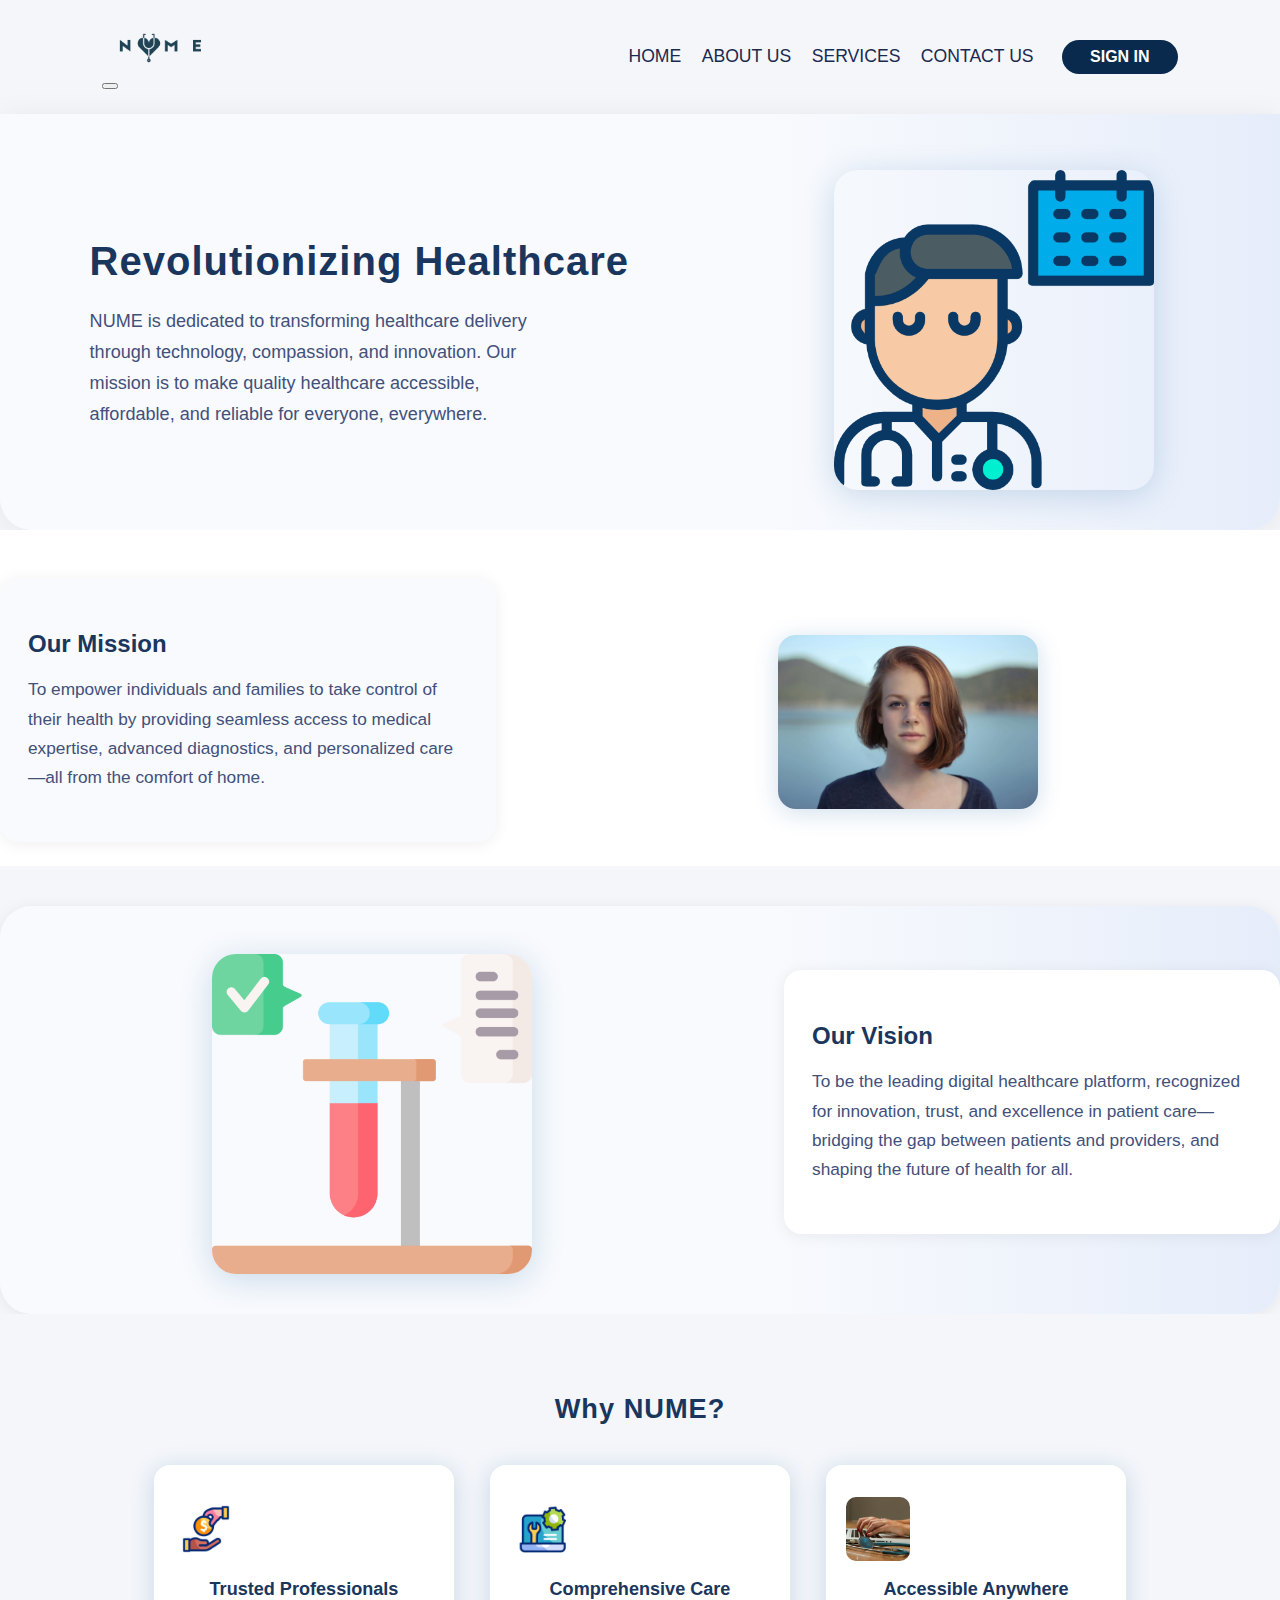
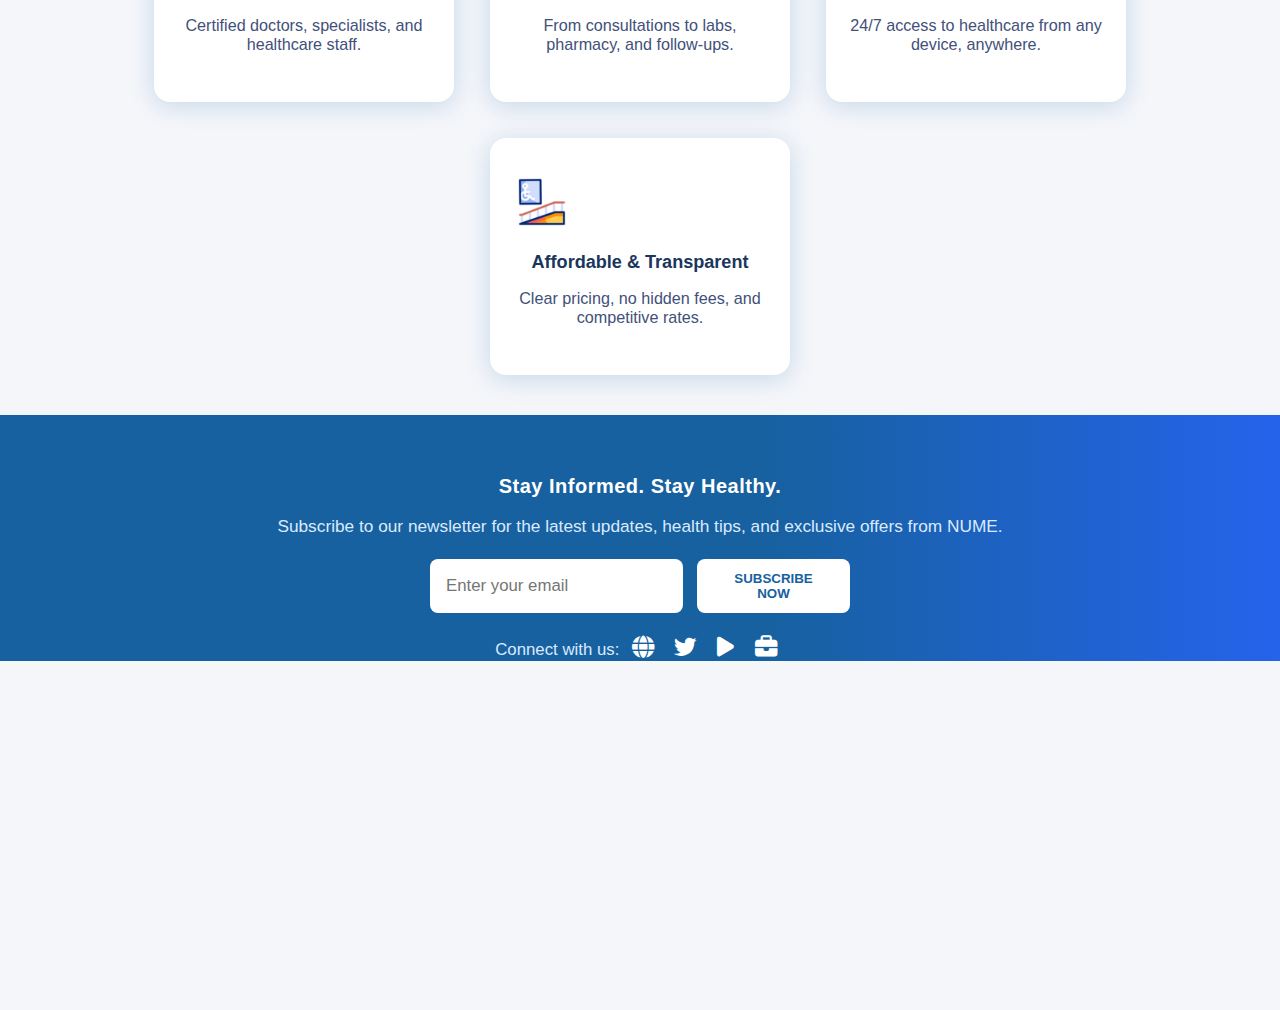
<file: nume/nume/about.html>
<!DOCTYPE html>
<html lang="en">
<head>
  <meta charset="UTF-8">
  <meta name="viewport" content="width=device-width, initial-scale=1">
  <title>NUME - Your Health, A Click Away</title>
  <link rel="stylesheet" href="styles.css">
  <!-- Font Awesome CDN -->
  <link rel="stylesheet" href="https://cdnjs.cloudflare.com/ajax/libs/font-awesome/6.4.2/css/all.min.css">
  <style>
@media (max-width: 800px) {
  header {
    display: flex;
    flex-direction: row;
    align-items: center;
    justify-content: space-between;
    padding: 12px 4vw;
  }
  .logo {
    margin-bottom: 0;
  }
  nav {
    flex: 1;
    display: flex;
    flex-direction: row;
    align-items: center;
    justify-content: flex-end;
    gap: 0;
    position: relative;
  }
}
</style>
</head>
<body>
  <header>
    <div class="header-row">
      <div class="logo">
        <img src="assests/logo/logo1.png" alt="NOME Logo">
      </div>
      <button class="hamburger" aria-label="Open navigation" aria-expanded="false" aria-controls="navMenu" onclick="toggleNavMenu()">
        <span></span>
        <span></span>
        <span></span>
      </button>
      <script>
        function toggleNavMenu() {
          const nav = document.querySelector('nav');
          const hamburger = document.querySelector('.hamburger');
          const expanded = hamburger.getAttribute('aria-expanded') === 'true';
          hamburger.setAttribute('aria-expanded', !expanded);
          nav.classList.toggle('nav-open');
        }
        // Optional: close nav when clicking outside (for better UX)
        document.addEventListener('click', function(e) {
          const nav = document.querySelector('nav');
          const hamburger = document.querySelector('.hamburger');
          if (!nav || !hamburger) return;
          if (!nav.contains(e.target) && !hamburger.contains(e.target)) {
            nav.classList.remove('nav-open');
            hamburger.setAttribute('aria-expanded', 'false');
          }
        });
      </script>
      <style>
        nav.nav-open .nav-links {
          display: flex !important;
          flex-direction: column;
          position: absolute;
          top: 60px;
          right: 0;
          background: #fff;
          box-shadow: 0 2px 16px #0002;
          z-index: 200;
          width: 200px;
          padding: 16px 0;
        }
        @media (max-width: 800px) {
          .nav-links {
            display: none;
          }
          nav.nav-open .nav-links {
            display: flex !important;
          }
        }
      </style>
    </div>
    <nav>
      <div class="nav-links">
        <a href="index.html" data-i18n="nav_home">HOME</a>
        <a href="about.html" data-i18n="nav_about">ABOUT US</a>
        <a href="services.html" data-i18n="nav_services">SERVICES</a>
        <a href="contact.html" data-i18n="nav_contact">CONTACT US</a>
        <button class="sign-in" data-i18n="nav_signin">SIGN IN</button>
        <!-- <label for="languageSelect">Language</label>
        <select id="languageSelect">
          <option value="en">EN</option>
          <option value="fr">FR</option>
          <option value="es">ES</option>
        </select> -->
      </div>
    </nav>
  </header>
  <main>
    <section class="about-hero">
      <div class="about-hero-text">
        <h1>Revolutionizing Healthcare</h1>
        <p>NUME is dedicated to transforming healthcare delivery through technology, compassion, and innovation. Our mission is to make quality healthcare accessible, affordable, and reliable for everyone, everywhere.</p>
      </div>
      <div class="about-hero-img">
        <img class="about-img" src="assests/Media/doctor_846948.png" alt="Doctor writing" />
      </div>
    </section>
    <section class="about-mission-vision">
      <div class="about-mission-card">
        <h2>Our Mission</h2>
        <p>To empower individuals and families to take control of their health by providing seamless access to medical expertise, advanced diagnostics, and personalized care—all from the comfort of home.</p>
      </div>
      <div class="about-mission-img">
        <img class="about-img" src="assests/Media/christopher-campbell-rDEOVtE7vOs-unsplash.jpg" alt="Mission" />
      </div>
    </section>
    <section class="about-vision">
      <div class="about-vision-img">
        <img class="about-img" src="assests/Media/test-tube_7920396.png" alt="Vision" />
      </div>
      <div class="about-vision-card">
        <h2>Our Vision</h2>
        <p>To be the leading digital healthcare platform, recognized for innovation, trust, and excellence in patient care—bridging the gap between patients and providers, and shaping the future of health for all.</p>
      </div>
    </section>
    <section class="about-why-nume">
      <h2>Why NUME?</h2>
      <div class="about-why-nume-cards">
        <div class="about-why-nume-card">
          <img class="about-why-img" src="assests/Media/generosity_18654307.gif" alt="Trusted" />
          <h3>Trusted Professionals</h3>
          <p>Certified doctors, specialists, and healthcare staff.</p>
        </div>
        <div class="about-why-nume-card">
          <img class="about-why-img" src="assests/Media/repair_18996418.gif" alt="Care" />
          <h3>Comprehensive Care</h3>
          <p>From consultations to labs, pharmacy, and follow-ups.</p>
        </div>
        <div class="about-why-nume-card">
          <img class="about-why-img" src="assests/Media/Online Consultation.jpg" alt="Accessible" />
          <h3>Accessible Anywhere</h3>
          <p>24/7 access to healthcare from any device, anywhere.</p>
        </div>
        <div class="about-why-nume-card">
          <img class="about-why-img" src="assests/Media/ramp_18681740.gif" alt="Affordable" />
          <h3>Affordable & Transparent</h3>
          <p>Clear pricing, no hidden fees, and competitive rates.</p>
        </div>
      </div>
    </section>
    <section class="about-newsletter">
      <h3>Stay Informed. Stay Healthy.</h3>
      <p>Subscribe to our newsletter for the latest updates, health tips, and exclusive offers from NUME.</p>
      <form>
        <input type="email" placeholder="Enter your email" required />
        <button type="submit">SUBSCRIBE NOW</button>
      </form>
      <div class="about-newsletter-social">
        <span>Connect with us:</span>
        <span>
          <a href="#"><i class="fa-solid fa-globe"></i></a>
          <a href="#"><i class="fa-brands fa-twitter"></i></a>
          <a href="#"><i class="fa-solid fa-play"></i></a>
          <a href="#"><i class="fa-solid fa-briefcase"></i></a>
        </span>
      </div>
    </section>
  </main>
  <footer class="site-footer animated-fadein">
    <div class="footer-main">
      <div class="footer-col footer-brand">
        <img src="assests/logo/logo2.png" alt="NUME Logo" class="footer-logo" />
        <div class="footer-brand-title">NUME Healthcare</div>
        <div class="footer-brand-desc">Your trusted partner in accessible, reliable, and modern medical care.</div>
        <div class="footer-copyright">
          © 2025 NUME Healthcare. All Rights Reserved.<br>
          Your health. Our mission.
        </div>
      </div>
      <div class="footer-col footer-links">
        <div class="footer-links-title">Quick Links</div>
        <ul>
          <li><a href="#">About Us</a></li>
          <li><a href="#">Careers</a></li>
          <li><a href="#">FAQs</a></li>
          <li><a href="#">Blog</a></li>
          <li><a href="#">Privacy Policy</a></li>
          <li><a href="#">Terms Of Service</a></li>
        </ul>
      </div>
      <div class="footer-col footer-contact">
        <div class="footer-contact-title">Contact Us</div>
        <div class="footer-contact-item">
          <span><i class="fa-solid fa-phone"></i></span> +92 311 000
        </div>
        <div class="footer-contact-item">
          <span><i class="fa-solid fa-envelope"></i></span> support@numecare.com
        </div>
        <div class="footer-contact-title" style="margin-top:24px;">Stay Connected</div>
        <div class="footer-social-desc">
          Follow us on social media for health tips, updates, and announcements.
        </div>
        <div class="footer-social">
          <a href="#"><span><i class="fa-solid fa-globe"></i></span></a>
          <a href="#"><span><i class="fa-brands fa-twitter"></i></span></a>
          <a href="#"><span><i class="fa-solid fa-play"></i></span></a>
          <a href="#"><span><i class="fa-solid fa-briefcase"></i></span></a>
        </div>
      </div>
    </div>
  </footer>
  <script src="script.js"></script>
  <script>
    // Hamburger menu functionality
    window.addEventListener('DOMContentLoaded', () => {
      const hamburger = document.querySelector('.burger');
      const navLinks = document.getElementById('navLinks');
      hamburger.addEventListener('click', function() {
        const expanded = this.getAttribute('aria-expanded') === 'true';
        this.setAttribute('aria-expanded', !expanded);
        navLinks.classList.toggle('open');
      });
      navLinks.querySelectorAll('a, button, select').forEach(el => {
        el.addEventListener('click', () => {
          navLinks.classList.remove('open');
          hamburger.setAttribute('aria-expanded', 'false');
        });
      });
    });
  </script>
</body>
</html>
</file>
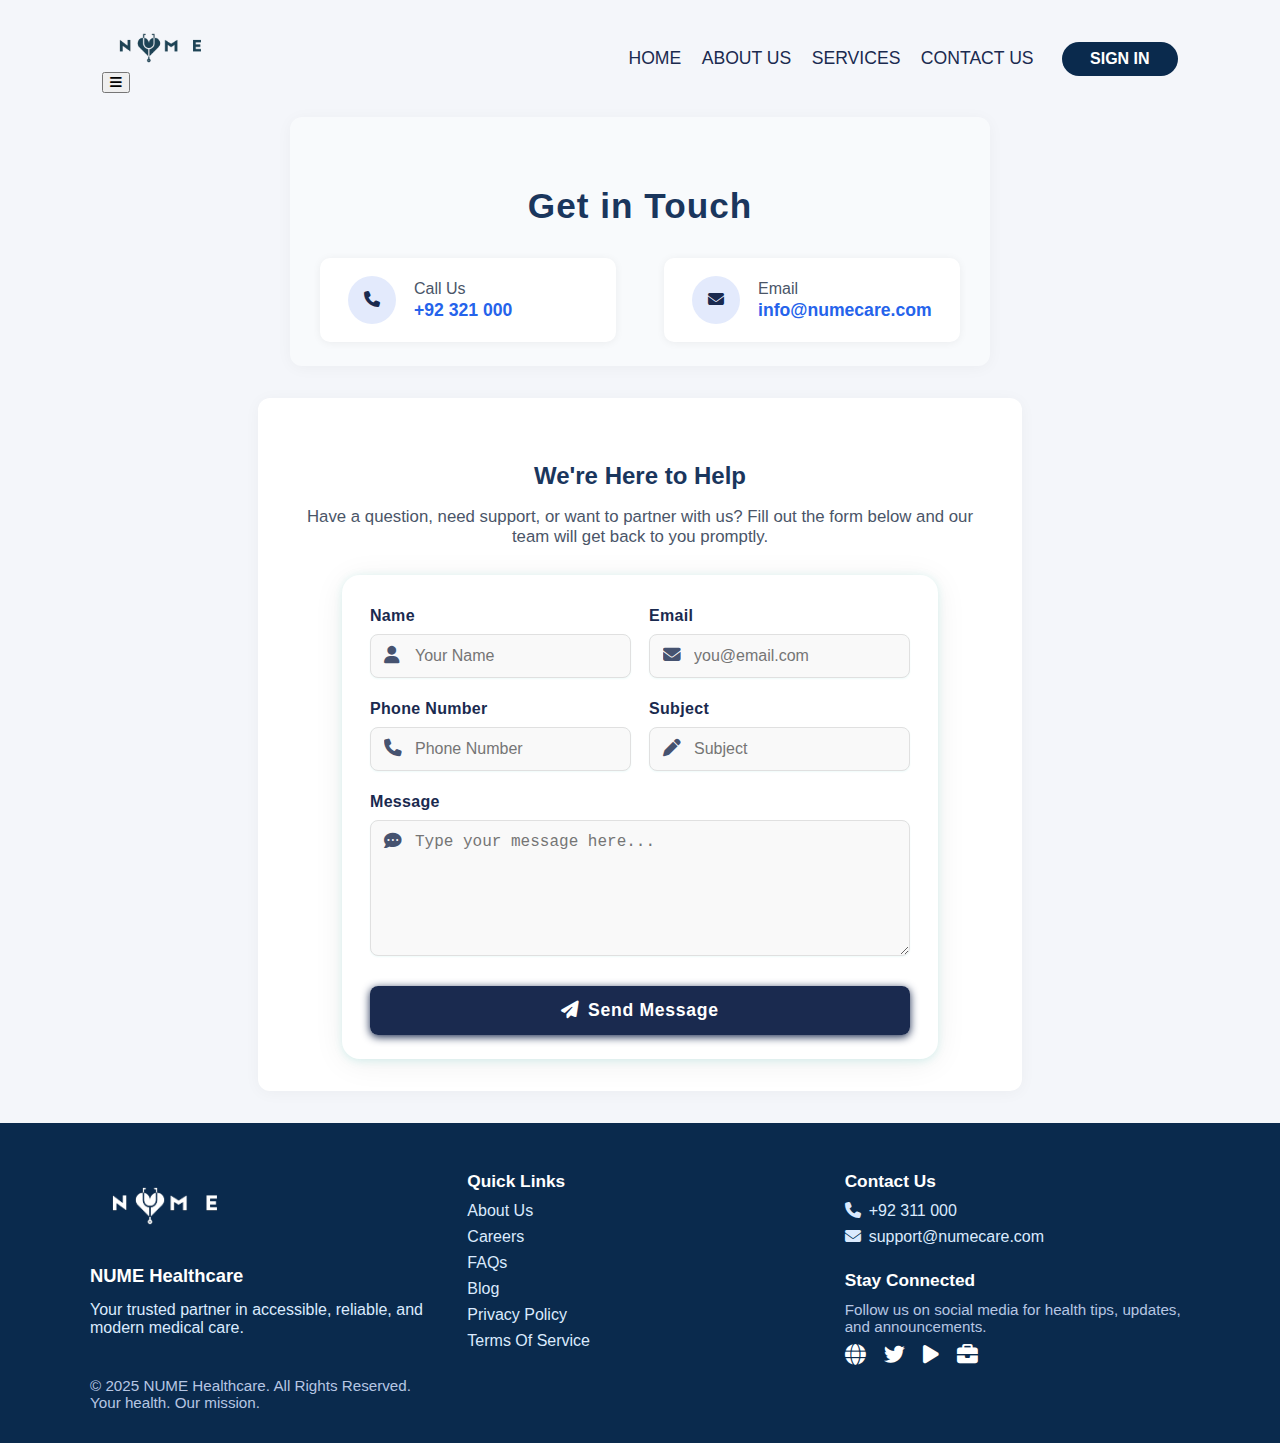
<file: nume/nume/contact.html>
<!DOCTYPE html>
<html lang="en">
<head>
  <meta charset="UTF-8">
  <meta name="viewport" content="width=device-width, initial-scale=1">
  <title>NUME - Your Health, A Click Away</title>
  <link rel="stylesheet" href="styles.css">
  <!-- Font Awesome CDN -->
  <link rel="stylesheet" href="https://cdnjs.cloudflare.com/ajax/libs/font-awesome/6.4.2/css/all.min.css">
  <style>
@media (max-width: 800px) {
  header {
    display: flex;
    flex-direction: row;
    align-items: center;
    justify-content: space-between;
    padding: 12px 4vw;
  }
  .logo {
    margin-bottom: 0;
  }
  nav {
    flex: 1;
    display: flex;
    flex-direction: row;
    align-items: center;
    justify-content: flex-end;
    gap: 0;
    position: relative;
  }
}
</style>
</head>
<body>
  <header>
    <div class="header-row">
      <div class="logo">
        <img src="assests/logo/logo1.png" alt="NOME Logo">
      </div>
      <button class="hamburger" aria-label="Open navigation" aria-expanded="false" aria-controls="navMenu" onclick="toggleNavMenu()">
        <i class="fa-solid fa-bars"></i>
      </button>
      <script>
        function toggleNavMenu() {
          const nav = document.querySelector('nav');
          const hamburger = document.querySelector('.hamburger');
          const expanded = hamburger.getAttribute('aria-expanded') === 'true';
          hamburger.setAttribute('aria-expanded', !expanded);
          nav.classList.toggle('nav-open');
        }
        // Optional: close nav when clicking outside (for better UX)
        document.addEventListener('click', function(e) {
          const nav = document.querySelector('nav');
          const hamburger = document.querySelector('.hamburger');
          if (!nav || !hamburger) return;
          if (!nav.contains(e.target) && !hamburger.contains(e.target)) {
            nav.classList.remove('nav-open');
            hamburger.setAttribute('aria-expanded', 'false');
          }
        });
      </script>
      <style>
        nav.nav-open .nav-links {
          display: flex !important;
          flex-direction: column;
          position: absolute;
          top: 60px;
          right: 0;
          background: #fff;
          box-shadow: 0 2px 16px #0002;
          z-index: 200;
          width: 200px;
          padding: 16px 0;
        }
        @media (max-width: 800px) {
          .nav-links {
            display: none;
          }
          nav.nav-open .nav-links {
            display: flex !important;
          }
        }
      </style>
    </div>
    <nav>
      <div class="nav-links">
        <a href="index.html" data-i18n="nav_home">HOME</a>
        <a href="about.html" data-i18n="nav_about">ABOUT US</a>
        <a href="services.html" data-i18n="nav_services">SERVICES</a>
        <a href="contact.html" data-i18n="nav_contact">CONTACT US</a>
        <button class="sign-in" data-i18n="nav_signin">SIGN IN</button>
        <!-- <label for="languageSelect">Language</label>
        <select id="languageSelect">
          <option value="en">EN</option>
          <option value="fr">FR</option>
          <option value="es">ES</option>
        </select> -->
      </div>
    </nav>
  </header>
  <main class="contact-main">
    <section class="contact-section professional-contact">
      <h2 class="contact-title">Get in Touch</h2>
      <div class="contact-methods">
        <div class="contact-method">
          <div class="contact-method-icon" aria-label="Phone" title="Phone">
            <span><i class="fa-solid fa-phone"></i></span>
          </div>
          <div class="contact-method-details">
            <div class="contact-method-label">Call Us</div>
            <div class="contact-method-value"><a href="tel:+92321000">+92 321 000</a></div>
          </div>
        </div>
        <div class="contact-method">
          <div class="contact-method-icon" aria-label="Email" title="Email">
            <span><i class="fa-solid fa-envelope"></i></span>
          </div>
          <div class="contact-method-details">
            <div class="contact-method-label">Email</div>
            <div class="contact-method-value"><a href="mailto:info@numecare.com">info@numecare.com</a></div>
          </div>
        </div>
      </div>
    </section>
    <section class="contact-form-section professional-form">
      <h3 class="form-title">We're Here to Help</h3>
      <p class="form-description">
        Have a question, need support, or want to partner with us? Fill out the form below and our team will get back to you promptly.
      </p>
      <form class="contact-form enhanced-contact-form" autocomplete="off">
        <style>
          .enhanced-contact-form {
            background: #fff;
            border-radius: 18px;
            box-shadow: 0 4px 32px #0001, 0 1.5px 8px #00bfae22;
            padding: 32px 28px 24px 28px;
            max-width: 540px;
            margin: 0 auto;
            display: flex;
            flex-direction: column;
            gap: 22px;
            animation: fadeInUp 0.7s cubic-bezier(.23,1.01,.32,1) both;
          }
          @keyframes fadeInUp {
            from { opacity: 0; transform: translateY(40px);}
            to { opacity: 1; transform: translateY(0);}
          }
          .enhanced-contact-form .contact-form-row {
            display: flex;
            gap: 18px;
          }
          .enhanced-contact-form .form-group {
            flex: 1;
            display: flex;
            flex-direction: column;
            gap: 7px;
            position: relative;
          }
          .enhanced-contact-form label {
            font-weight: 600;
            color: #1a2a4f;
            margin-bottom: 2px;
            letter-spacing: 0.02em;
            font-size: 1rem;
          }
          .enhanced-contact-form input,
          .enhanced-contact-form textarea {
            border: 1.5px solid #e0e0e0;
            border-radius: 8px;
            padding: 12px 14px 12px 44px;
            font-size: 1rem;
            background: #f9f9f9;
            transition: border-color 0.2s, box-shadow 0.2s;
            outline: none;
            color: #222;
            box-shadow: 0 1px 2px #00bfae11;
          }
          .enhanced-contact-form input:focus,
          .enhanced-contact-form textarea:focus {
            border-color: #1a2a4f;
            box-shadow: 0 0 0 2px #00bfae22;
            background: #fff;
          }
          .enhanced-contact-form textarea {
            min-height: 110px;
            resize: vertical;
            padding-left: 44px;
          }
          .enhanced-contact-form .form-group .input-icon {
            position: absolute;
            left: 14px;
            top: 38px;
            color: #1a2a4f;
            font-size: 1.1em;
            opacity: 0.8;
            pointer-events: none;
          }
          .enhanced-contact-form .submit-btn {
            background: linear-gradient(90deg, #1a2a4f);
            color: #fff;
            font-weight: 700;
            font-size: 1.1rem;
            border: none;
            border-radius: 8px;
            padding: 14px 0;
            margin-top: 8px;
            cursor: pointer;
            box-shadow: 0 2px 8px #1a2a4f;
            transition: background 0.2s, box-shadow 0.2s, transform 0.1s;
            letter-spacing: 0.04em;
          }
          .enhanced-contact-form .submit-btn:hover,
          .enhanced-contact-form .submit-btn:focus {
            background: linear-gradient(90deg, #1a2a4f);
            box-shadow: 0 4px 16px #1a2a4f;
            transform: translateY(-2px) scale(1.03);
          }
          @media (max-width: 700px) {
            .enhanced-contact-form {
              padding: 20px 8vw 18px 8vw;
              max-width: 98vw;
              gap: 16px;
            }
            .enhanced-contact-form .contact-form-row {
              flex-direction: column;
              gap: 12px;
            }
            .enhanced-contact-form .form-group .input-icon {
              top: 36px;
            }
          }
        </style>
        <div class="contact-form-row">
          <div class="form-group">
            <label for="contact-name">Name</label>
            <span class="input-icon"><i class="fa-solid fa-user"></i></span>
            <input id="contact-name" name="name" type="text" placeholder="Your Name" required>
          </div>
          <div class="form-group">
            <label for="contact-email">Email</label>
            <span class="input-icon"><i class="fa-solid fa-envelope"></i></span>
            <input id="contact-email" name="email" type="email" placeholder="you@email.com" required>
          </div>
        </div>
        <div class="contact-form-row">
          <div class="form-group">
            <label for="contact-phone">Phone Number</label>
            <span class="input-icon"><i class="fa-solid fa-phone"></i></span>
            <input id="contact-phone" name="phone" type="tel" placeholder="Phone Number" required>
          </div>
          <div class="form-group">
            <label for="contact-subject">Subject</label>
            <span class="input-icon"><i class="fa-solid fa-pen"></i></span>
            <input id="contact-subject" name="subject" type="text" placeholder="Subject" required>
          </div>
        </div>
        <div class="form-group">
          <label for="contact-message">Message</label>
          <span class="input-icon" style="top:38px;"><i class="fa-solid fa-comment-dots"></i></span>
          <textarea id="contact-message" name="message" placeholder="Type your message here..." rows="5" required></textarea>
        </div>
        <button type="submit" class="submit-btn">
          <i class="fa-solid fa-paper-plane" style="margin-right:8px;"></i>Send Message
        </button>
      </form>
    </section>
  </main>
  <footer class="site-footer">
    <div class="footer-main">
      <div class="footer-col footer-brand">
        <img src="assests/logo/logo2.png" alt="NUME Logo" class="footer-logo" />
        <div class="footer-brand-title">NUME Healthcare</div>
        <div class="footer-brand-desc">Your trusted partner in accessible, reliable, and modern medical care.</div>
        <div class="footer-copyright">
          © 2025 NUME Healthcare. All Rights Reserved.<br>
          Your health. Our mission.
        </div>
      </div>
      <div class="footer-col footer-links">
        <div class="footer-links-title">Quick Links</div>
        <ul>
          <li><a href="#">About Us</a></li>
          <li><a href="#">Careers</a></li>
          <li><a href="#">FAQs</a></li>
          <li><a href="#">Blog</a></li>
          <li><a href="#">Privacy Policy</a></li>
          <li><a href="#">Terms Of Service</a></li>
        </ul>
      </div>
      <div class="footer-col footer-contact">
        <div class="footer-contact-title">Contact Us</div>
        <div class="footer-contact-item">
          <span><i class="fa-solid fa-phone"></i></span> +92 311 000
        </div>
        <div class="footer-contact-item">
          <span><i class="fa-solid fa-envelope"></i></span> support@numecare.com
        </div>
        <div class="footer-contact-title" style="margin-top:24px;">Stay Connected</div>
        <div class="footer-social-desc">
          Follow us on social media for health tips, updates, and announcements.
        </div>
        <div class="footer-social">
          <a href="#"><span><i class="fa-solid fa-globe"></i></span></a>
          <a href="#"><span><i class="fa-brands fa-twitter"></i></span></a>
          <a href="#"><span><i class="fa-solid fa-play"></i></span></a>
          <a href="#"><span><i class="fa-solid fa-briefcase"></i></span></a>
        </div>
      </div>
    </div>
  </footer>
  <script src="script.js"></script>
  <script>
    // Hamburger menu functionality
    window.addEventListener('DOMContentLoaded', () => {
      const hamburger = document.querySelector('.hamburger');
      const navLinks = document.querySelector('.nav-links');
      hamburger.addEventListener('click', function() {
        const expanded = this.getAttribute('aria-expanded') === 'true';
        this.setAttribute('aria-expanded', !expanded);
        navLinks.classList.toggle('open');
      });
      navLinks.querySelectorAll('a, button, select').forEach(el => {
        el.addEventListener('click', () => {
          navLinks.classList.remove('open');
          hamburger.setAttribute('aria-expanded', 'false');
        });
      });
    });
  </script>
</body>
</html>
</file>
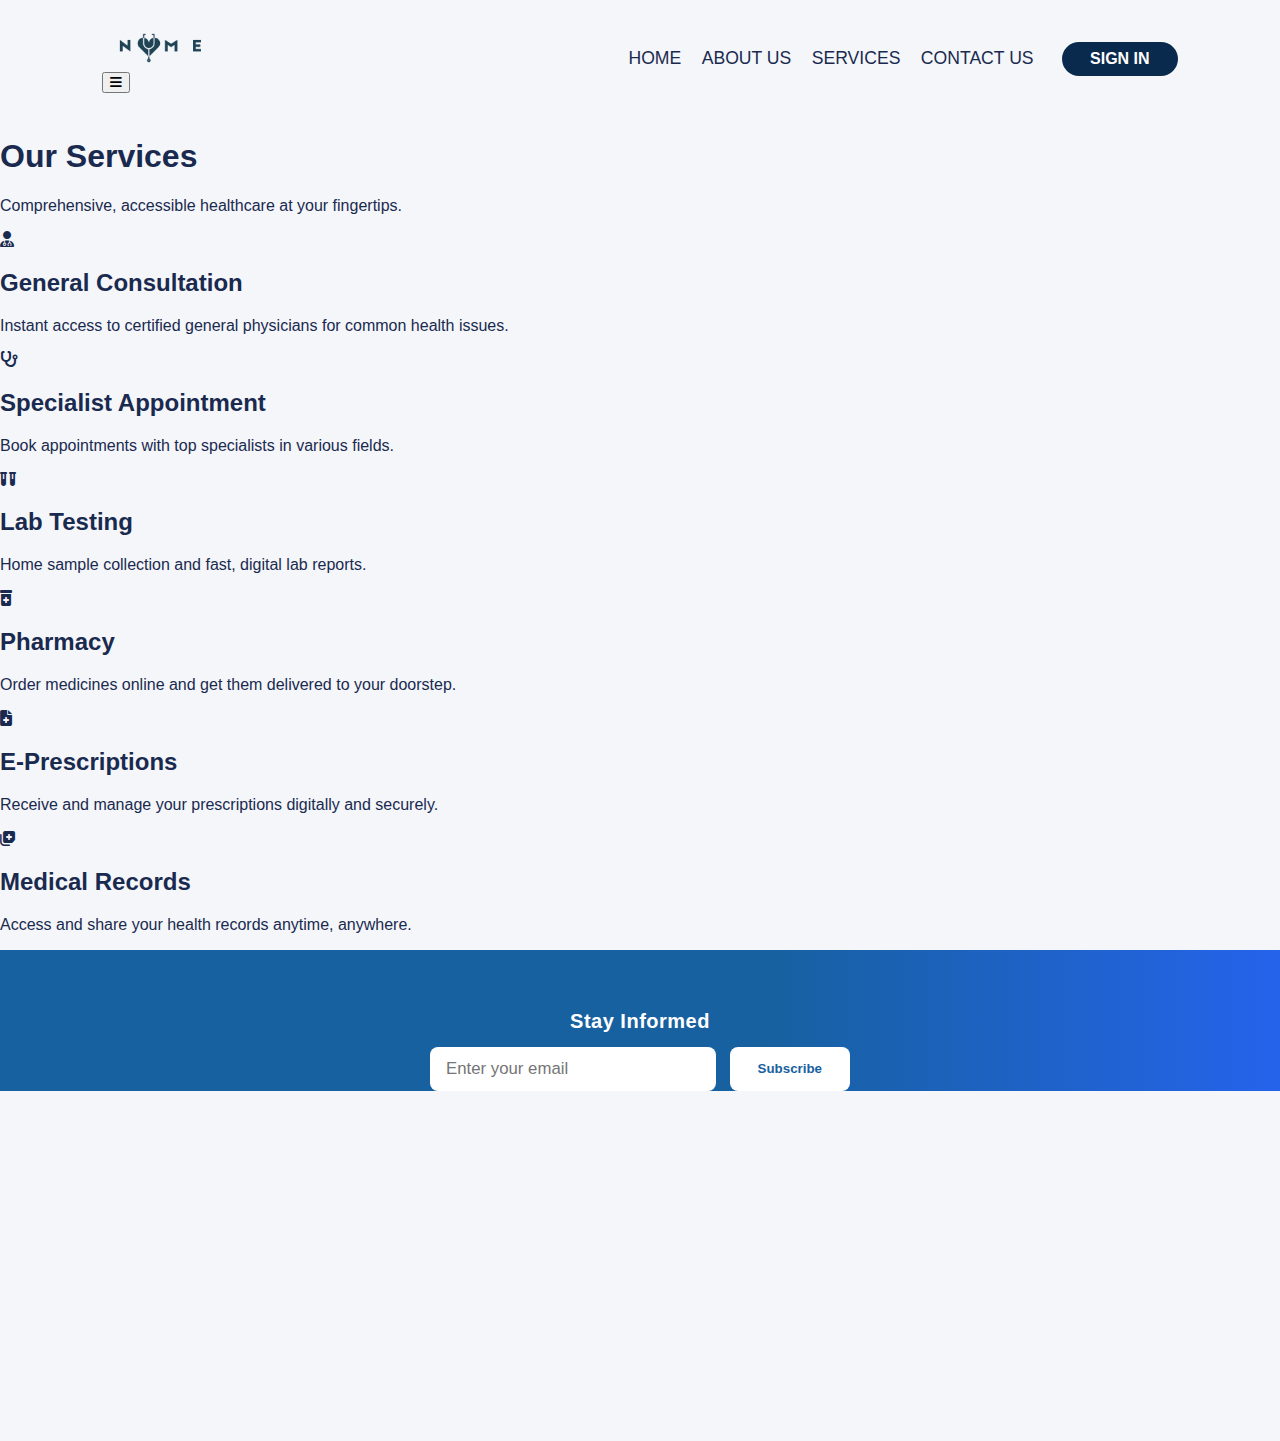
<file: nume/nume/services.html>
<!DOCTYPE html>
<html lang="en">
<head>
  <meta charset="UTF-8">
  <meta name="viewport" content="width=device-width, initial-scale=1">
  <title>NUME - Your Health, A Click Away</title>
  <link rel="stylesheet" href="styles.css">
  <!-- Font Awesome CDN -->
  <link rel="stylesheet" href="https://cdnjs.cloudflare.com/ajax/libs/font-awesome/6.4.2/css/all.min.css">
  <style>
@media (max-width: 800px) {
  header {
    display: flex;
    flex-direction: row;
    align-items: center;
    justify-content: space-between;
    padding: 12px 4vw;
  }
  .logo {
    margin-bottom: 0;
  }
  nav {
    flex: 1;
    display: flex;
    flex-direction: row;
    align-items: center;
    justify-content: flex-end;
    gap: 0;
    position: relative;
  }
}
</style>
</head>
<body>
  <header>
    <div class="header-row">
      <div class="logo">
        <img src="assests/logo/logo1.png" alt="NOME Logo">
      </div>
      <button class="hamburger" aria-label="Open navigation" aria-expanded="false" aria-controls="navMenu" onclick="toggleNavMenu()">
        <i class="fa-solid fa-bars"></i>
      </button>
      <script>
        function toggleNavMenu() {
          const nav = document.querySelector('nav');
          const hamburger = document.querySelector('.hamburger');
          const expanded = hamburger.getAttribute('aria-expanded') === 'true';
          hamburger.setAttribute('aria-expanded', !expanded);
          nav.classList.toggle('nav-open');
        }
        // Optional: close nav when clicking outside (for better UX)
        document.addEventListener('click', function(e) {
          const nav = document.querySelector('nav');
          const hamburger = document.querySelector('.hamburger');
          if (!nav || !hamburger) return;
          if (!nav.contains(e.target) && !hamburger.contains(e.target)) {
            nav.classList.remove('nav-open');
            hamburger.setAttribute('aria-expanded', 'false');
          }
        });
      </script>
      <style>
        nav.nav-open .nav-links {
          display: flex !important;
          flex-direction: column;
          position: absolute;
          top: 60px;
          right: 0;
          background: #fff;
          box-shadow: 0 2px 16px #0002;
          z-index: 200;
          width: 200px;
          padding: 16px 0;
        }
        @media (max-width: 800px) {
          .nav-links {
            display: none;
          }
          nav.nav-open .nav-links {
            display: flex !important;
          }
        }
      </style>
    </div>
    <nav>
      <div class="nav-links">
        <a href="index.html" data-i18n="nav_home">HOME</a>
        <a href="about.html" data-i18n="nav_about">ABOUT US</a>
        <a href="services.html" data-i18n="nav_services">SERVICES</a>
        <a href="contact.html" data-i18n="nav_contact">CONTACT US</a>
        <button class="sign-in" data-i18n="nav_signin">SIGN IN</button>
        <!-- <label for="languageSelect">Language</label>
        <select id="languageSelect">
          <option value="en">EN</option>
          <option value="fr">FR</option>
          <option value="es">ES</option>
        </select> -->
      </div>
    </nav>
  </header>
  <main>
    <section class="services-minimalist">
      <h1 class="services-title">Our Services</h1>
      <p class="services-subtitle">Comprehensive, accessible healthcare at your fingertips.</p>
      <div class="services-grid">
        <div class="service-min-card">
          <i class="fa-solid fa-user-md service-min-icon"></i>
          <h2>General Consultation</h2>
          <p>Instant access to certified general physicians for common health issues.</p>
        </div>
        <div class="service-min-card">
          <i class="fa-solid fa-stethoscope service-min-icon"></i>
          <h2>Specialist Appointment</h2>
          <p>Book appointments with top specialists in various fields.</p>
        </div>
        <div class="service-min-card">
          <i class="fa-solid fa-vials service-min-icon"></i>
          <h2>Lab Testing</h2>
          <p>Home sample collection and fast, digital lab reports.</p>
        </div>
        <div class="service-min-card">
          <i class="fa-solid fa-prescription-bottle-medical service-min-icon"></i>
          <h2>Pharmacy</h2>
          <p>Order medicines online and get them delivered to your doorstep.</p>
        </div>
        <div class="service-min-card">
          <i class="fa-solid fa-file-medical service-min-icon"></i>
          <h2>E-Prescriptions</h2>
          <p>Receive and manage your prescriptions digitally and securely.</p>
        </div>
        <div class="service-min-card">
          <i class="fa-solid fa-notes-medical service-min-icon"></i>
          <h2>Medical Records</h2>
          <p>Access and share your health records anytime, anywhere.</p>
        </div>
      </div>
    </section>
    <section class="about-newsletter minimalist-newsletter">
      <h3>Stay Informed</h3>
      <form>
        <input type="email" placeholder="Enter your email" required />
        <button type="submit">Subscribe</button>
      </form>
    </section>
  </main>
  <footer class="site-footer animated-fadein">
    <div class="footer-main">
      <div class="footer-col footer-brand">
        <img src="assests/logo/logo2.png" alt="NUME Logo" class="footer-logo" />
        <div class="footer-brand-title">NUME Healthcare</div>
        <div class="footer-brand-desc">Your trusted partner in accessible, reliable, and modern medical care.</div>
        <div class="footer-copyright">
          © 2025 NUME Healthcare. All Rights Reserved.<br>
          Your health. Our mission.
        </div>
      </div>
      <div class="footer-col footer-links">
        <div class="footer-links-title">Quick Links</div>
        <ul>
          <li><a href="#">About Us</a></li>
          <li><a href="#">Careers</a></li>
          <li><a href="#">FAQs</a></li>
          <li><a href="#">Blog</a></li>
          <li><a href="#">Privacy Policy</a></li>
          <li><a href="#">Terms Of Service</a></li>
        </ul>
      </div>
      <div class="footer-col footer-contact">
        <div class="footer-contact-title">Contact Us</div>
        <div class="footer-contact-item">
          <span><i class="fa-solid fa-phone"></i></span> +92 311 000
        </div>
        <div class="footer-contact-item">
          <span><i class="fa-solid fa-envelope"></i></span> support@numecare.com
        </div>
        <div class="footer-contact-title" style="margin-top:24px;">Stay Connected</div>
        <div class="footer-social-desc">
          Follow us on social media for health tips, updates, and announcements.
        </div>
        <div class="footer-social">
          <a href="#"><span><i class="fa-solid fa-globe"></i></span></a>
          <a href="#"><span><i class="fa-brands fa-twitter"></i></span></a>
          <a href="#"><span><i class="fa-solid fa-play"></i></span></a>
          <a href="#"><span><i class="fa-solid fa-briefcase"></i></span></a>
        </div>
      </div>
    </div>
  </footer>
  <script src="script.js"></script>
  <script>
    // Lazy loader for hero video
    const heroVideo = document.getElementById('heroVideo');
    const heroLoader = document.getElementById('heroLoader');
    heroVideo.addEventListener('canplaythrough', () => {
      heroLoader.style.display = 'none';
      heroVideo.style.opacity = 1;
    });
    heroVideo.style.opacity = 0;
    // Fade-in animation for hero text
    window.addEventListener('DOMContentLoaded', () => {
      setTimeout(() => {
        document.querySelectorAll('.animated-fadein').forEach(el => {
          el.classList.add('fadein-active');
        });
      }, 300);
    });
    // Animate sections on scroll
    const observer = new IntersectionObserver(
      (entries, obs) => {
        entries.forEach(entry => {
          if (entry.isIntersecting) {
            entry.target.classList.add('fadein-active');
            obs.unobserve(entry.target);
          }
        });
      },
      { threshold: 0.15 }
    );
    document.querySelectorAll('.animated-fadein').forEach(section => {
      observer.observe(section);
    });
    // Hamburger menu functionality
    window.addEventListener('DOMContentLoaded', () => {
      const hamburger = document.querySelector('.hamburger');
      const navLinks = document.querySelector('.nav-links');
      hamburger.addEventListener('click', function() {
        const expanded = this.getAttribute('aria-expanded') === 'true';
        this.setAttribute('aria-expanded', !expanded);
        navLinks.classList.toggle('open');
      });
      navLinks.querySelectorAll('a, button, select').forEach(el => {
        el.addEventListener('click', () => {
          navLinks.classList.remove('open');
          hamburger.setAttribute('aria-expanded', 'false');
        });
      });
    });
  </script>
</body>
</html>
</file>
<file: nume/nume/styles.css>
body {
    margin: 0;
    font-family: 'Poppins', Arial, sans-serif;
    background: #f4f6fa;
    color: #1a2a4f;
  }
  
  header {
    display: flex;
    align-items: center;
    justify-content: space-between;
    background: #f4f6fa;
    padding: 24px 8vw 24px 8vw;
  }
  
  .logo img {
    height: 48px;
  }
  
  nav {
    display: flex;
    align-items: center;
    gap: 32px;
  }
  
  nav a {
    text-decoration: none;
    color: #1a2a4f;
    font-weight: 500;
    font-size: 1.1rem;
    margin: 0 8px;
  }
  
  .sign-in {
    background: #0a2a4d;
    color: #fff;
    border: none;
    border-radius: 20px;
    padding: 8px 28px;
    font-size: 1rem;
    margin-left: 16px;
    cursor: pointer;
    font-weight: 600;
  }
  
  .language {
    display: flex;
    align-items: center;
    gap: 4px;
    margin-left: 16px;
    font-size: 0.95rem;
  }
  
  .language select {
    border: none;
    background: transparent;
    font-size: 1rem;
    color: #1a2a4f;
    cursor: pointer;
  }
  
  .hero {
    display: flex;
    justify-content: space-between;
    align-items: center;
    background: #0a2a4d;
    color: #fff;
    padding: 64px 8vw;
    min-height: 60vh;
    position: relative;
    overflow: hidden;
  }
  
  .hero-bg-video {
    position: absolute;
    top: 0;
    left: 0;
    width: 100%;
    height: 100%;
    object-fit: cover;
    z-index: 0;
    opacity: 0.7;
    pointer-events: none;
  }
  .hero-text, .hero-buttons {
    position: relative;
    z-index: 1;
  }
  
  .hero-text {
    max-width: 480px;
  }
  
  .hero-text h1 {
    font-size: 2.8rem;
    font-weight: 700;
    margin-bottom: 18px;
    line-height: 1.1;
  }
  
  .hero-text p {
    font-size: 1.15rem;
    margin-bottom: 32px;
    color: #dbeafe;
    letter-spacing: 0.01em;
  }
  
  .hero-buttons {
    display: flex;
    gap: 18px;
  }
  
  .hero-buttons .primary {
    background: #fff;
    color: #0a2a4d;
    border: none;
    border-radius: 24px;
    padding: 12px 32px;
    font-size: 1.1rem;
    font-weight: 600;
    cursor: pointer;
    box-shadow: 0 2px 8px rgba(10,42,77,0.08);
  }
  
  .hero-buttons .secondary {
    background: transparent;
    color: #fff;
    border: 2px solid #fff;
    border-radius: 24px;
    padding: 12px 32px;
    font-size: 1.1rem;
    font-weight: 600;
    cursor: pointer;
  }
  
  .hero-image img {
    max-width: 400px;
    width: 100%;
    border-radius: 12px;
    box-shadow: 0 4px 32px rgba(10,42,77,0.12);
  }
  
  @media (max-width: 900px) {
    .hero {
      flex-direction: column;
      text-align: center;
      padding: 48px 4vw;
    }
    .hero-image {
      margin-top: 32px;
    }
  }
  
  @media (max-width: 600px) {
    header, .hero {
      padding: 16px 2vw;
    }
    .hero-text h1 {
      font-size: 2rem;
    }
    .hero-image img {
      max-width: 90vw;
    }
  }
  .services-section {
    display: flex;
    flex-direction: row;
    background: #f4f6fa;
    margin: 0;
    padding: 48px 0 48px 0;
    min-height: 340px;
    height: auto;
    box-shadow: none;
    margin-top: 80px;
    margin-bottom: 80px;
    border-radius: 0;
    overflow: hidden;
  }
  
  .services-intro {
    background: #1761a0;
    color: #fff;
    flex: 1.2;
    padding: 40px 32px 40px 48px;
    display: flex;
    flex-direction: column;
    justify-content: center;
    min-width: 260px;
    max-width: 340px;
    border-radius: 0;
  }
  .services-intro h2 {
    font-size: 2.3rem;
    font-weight: 800;
    margin-bottom: 6px;
    line-height: 1.1;
    letter-spacing: 0.5px;
  }
  .services-intro h3 {
    font-size: 1.18rem;
    font-weight: 600;
    margin-bottom: 12px;
    line-height: 1.2;
  }
  .services-intro p {
    font-size: 1.08rem;
    color: #e0e7ef;
    margin-bottom: 0;
    line-height: 1.5;
  }
  
  .services-cards {
    display: flex;
    flex: 2.8;
    background: #0a2a4d;
    align-items: flex-start;
    justify-content: center;
    padding: 32px 0;
    gap: 0;
    height: 100%;
    border-radius: 0;
    box-shadow: none;
    width: 100%;
  }
  
  .service-card {
    flex: none;
    width: 260px;
    min-width: 260px;
    max-width: 260px;
    min-height: 260px;
    color: #fff;
    text-align: left;
    padding: 32px 18px 24px 18px;
    display: flex;
    flex-direction: column;
    align-items: flex-start;
    border-left: 2px solid #1761a0;
    border-radius: 0;
    box-shadow: none;
    position: relative;
    background: transparent;
    justify-content: flex-start;
  }
  .service-card:first-child {
    border-left: none;
  }
  .service-icon {
    width: 100%;
    display: flex;
    justify-content: center;
    align-items: center;
    position: relative;
    margin-bottom: 18px;
    margin-top: 0;
    height: auto;
    background: none;
    border-radius: 0;
    box-shadow: none;
  }
  .service-icon::before {
    content: "";
    position: absolute;
    top: 50%;
    left: 0;
    right: 0;
    height: 2px;
    background: #c7d6ea;
    z-index: 0;
  }
  .service-icon img {
    width: 98px;
    height: 98px;
    object-fit: cover;
    border-radius: 50%;
    z-index: 1;
   
  }
  .service-card h4 {
    font-size: 1.18rem;
    font-weight: 700;
    margin: 0 0 10px 0;
    letter-spacing: 0.5px;
    line-height: 1.2;
    text-align: left;
  }
  .service-card p {
    font-size: 0.97rem;
    color: #c7d6ea;
    margin: 0;
    line-height: 1.5;
    font-family: 'Georgia', serif;
    font-weight: 400;
    text-align: left;
  }
  
  @media (max-width: 1100px) {
    .services-section {
      flex-direction: column;
      height: unset;
      margin-top: 40px;
      margin-bottom: 40px;
      border-radius: 0;
    }
    .services-intro, .services-cards {
      border-radius: 0;
      padding: 24px 12px;
    }
    .services-cards {
      flex-direction: column;
      align-items: stretch;
      padding: 0;
      height: unset;
      border-radius: 0;
    }
    .service-card {
      border-left: none;
      border-top: 2px solid #2b4c7e;
      padding: 18px 0;
      min-width: unset;
    }
    .service-card:first-child {
      border-top: none;
    }
  }

.why-nume-section {
  background: #f7f5fc;
  padding: 64px 0 48px 0;
  text-align: center;
}
.why-nume-title {
  font-size: 2.8rem;
  font-weight: 700;
  color: #1a2a4f;
  margin-bottom: 40px;
  letter-spacing: 1px;
}
.why-nume-cards {
  display: flex;
  justify-content: center;
  align-items: stretch;
  gap: 32px;
  margin-bottom: 32px;
  flex-wrap: nowrap;
  width: 100%;
  max-width: 1250px;
  height: auto;
  border-radius: 0;
  border: 1px solid #e0e7ef;
  margin-left: auto;
  margin-right: auto;
  overflow: hidden;
  background: #f7f5fc;
}
.why-nume-card {
  background: #0a2a4d;
  color: #fff;
  border-radius: 0;
  width: 21%;
  min-width: 180px;
  max-width: unset;
  height: 100%;
  min-height: 250px;
  padding: 48px 16px 24px 16px;
  display: flex;
  flex-direction: column;
  align-items: flex-start;
  position: relative;
  box-shadow: none;
  text-align: left;
  flex: 1 1 0;
  justify-content: flex-start;
}
.why-nume-card::before {
  content: "";
  position: absolute;
  top: 74px;
  left: 22px;
  right: 22px;
  height: 2px;
  background: #c7d6ea;
  z-index: 0;
}
.why-nume-icon {
  background: #fff;
  border-radius: 50%;
  width: 80px;
  height: 80px;
  display: flex;
  align-items: center;
  justify-content: center;
  position: absolute;
  right: 16px;
  top: 16px;
  box-shadow: none;
  z-index: 1;
  border: 2px solid #f7f5fc;
}
.why-nume-icon img {
  width: 48px;
  height: 48px;
  object-fit: contain;
}
.why-nume-card h4 {
  font-size: 1.12rem;
  font-weight: 700;
  margin: 90px 0 14px 0;
  letter-spacing: 1.1px;
  line-height: 1.2;
  text-align: left;
}
.why-nume-card p {
  font-size: 1.05rem;
  color: #e0e7ef;
  margin: 0;
  line-height: 1.6;
  font-family: 'Georgia', serif;
  font-weight: 400;
  text-align: left;
}
.why-nume-bottom {
  margin-top: 32px;
  display: flex;
  flex-direction: column;
  align-items: center;
  gap: 18px;
  width: 100%;
  max-width: 1250px;
  padding-right: 0;
  margin-left: 0;
}
.why-nume-bottom p {
  font-family: 'Sora', sans-serif;
  font-weight: 600;
  font-size: 16px;
  line-height: 25px;
  letter-spacing: 0.1em;
  text-align: center;
  color: #1a2a4f;
  max-width: 600px;
  margin: 0 auto;
}
.why-nume-learn-btn {
  background: #0a2a4d;
  color: #fff;
  border: none;
  border-radius: 22px;
  padding: 12px 36px;
  font-size: 1.1rem;
  font-weight: 600;
  cursor: pointer;
  margin-top: 8px;
  box-shadow: 0 2px 8px rgba(10,42,77,0.08);
  transition: background 0.2s;
  align-self: center;
}
.why-nume-learn-btn:hover {
  background: #1761a0;
}
@media (max-width: 1200px) {
  .why-nume-cards {
    gap: 18px;
    flex-wrap: wrap;
  }
  .why-nume-card {
    width: 240px;
    min-width: 180px;
    max-width: 1fr;
    padding: 38px 12px 18px 12px;
  }
  .why-nume-icon {
    right: 12px;
    top: 26px;
    width: 54px;
    height: 54px;
  }
  .why-nume-icon img {
    width: 32px;
    height: 32px;
  }
  .why-nume-card::before {
    left: 12px;
    right: 12px;
    top: 38px;
  }
}
@media (max-width: 900px) {
  .why-nume-cards {
    flex-wrap: wrap;
    gap: 16px;
  }
  .why-nume-card {
    width: 45vw;
    min-width: 160px;
    max-width: 320px;
  }
}
@media (max-width: 600px) {
  .why-nume-section {
    padding: 32px 0 24px 0;
  }
  .why-nume-title {
    font-size: 2rem;
    margin-bottom: 24px;
  }
  .why-nume-cards {
    flex-direction: column;
    align-items: center;
    gap: 12px;
    flex-wrap: wrap;
  }
  .why-nume-card {
    width: 90vw;
    min-width: unset;
    padding: 24px 8px 14px 8px;
  }
  .why-nume-icon {
    right: 8px;
    top: 18px;
    width: 40px;
    height: 40px;
  }
  .why-nume-icon img {
    width: 22px;
    height: 22px;
  }
  .why-nume-card::before {
    left: 8px;
    right: 8px;
    top: 28px;
  }
}

.specialists-section {
  background: #f7fafd;
  padding: 64px 0 48px 0;
  text-align: center;
}

.specialists-title {
  font-size: 2.6rem;
  font-weight: 700;
  color: #1a2a4f;
  margin-bottom: 40px;
  letter-spacing: 1px;
}

.specialists-cards {
  display: flex;
  justify-content: center;
  gap: 32px;
  margin-bottom: 32px;
  flex-wrap: wrap;
}

.specialist-card {
  background: #fff;
  border-radius: 24px;
  box-shadow: 0 2px 16px rgba(10,42,77,0.08);
  width: 210px;
  padding: 0 0 18px 0;
  display: flex;
  flex-direction: column;
  align-items: center;
}

.specialist-card img {
  width: 210px;
  height: 260px;
  object-fit: cover;
  border-radius: 24px;
  margin-bottom: 16px;
}

.specialist-info {
  text-align: center;
}

.specialist-name {
  font-size: 1.08rem;
  font-weight: 600;
  color: #1a2a4f;
  margin-bottom: 2px;
  letter-spacing: 0.5px;
}

.specialist-role {
  font-size: 1rem;
  font-weight: 700;
  color: #1a2a4f;
  letter-spacing: 0.5px;
}

.specialists-desc {
  color: #1a2a4f;
  font-size: 1.05rem;
  max-width: 600px;
  margin: 24px auto 0 auto;
  font-weight: 500;
  letter-spacing: 0.01em;
}

.specialists-btn {
  background: #0a2a4d;
  color: #fff;
  border: none;
  border-radius: 22px;
  padding: 12px 36px;
  font-size: 1.1rem;
  font-weight: 600;
  cursor: pointer;
  margin-top: 28px;
  box-shadow: 0 2px 8px rgba(10,42,77,0.08);
  transition: background 0.2s;
}

.specialists-btn:hover {
  background: #1761a0;
}

@media (max-width: 900px) {
  .specialists-cards {
    flex-wrap: wrap;
    gap: 18px;
  }
  .specialist-card {
    width: 45vw;
    min-width: 160px;
    max-width: 220px;
  }
  .specialist-card img {
    width: 100%;
    height: 220px;
  }
}
@media (max-width: 600px) {
  .specialists-section {
    padding: 32px 0 24px 0;
  }
  .specialists-title {
    font-size: 2rem;
    margin-bottom: 24px;
  }
  .specialists-cards {
    flex-direction: column;
    align-items: center;
    gap: 12px;
  }
  .specialist-card {
    width: 90vw;
    min-width: unset;
    padding: 0 0 12px 0;
  }
  .specialist-card img {
    width: 100%;
    height: 180px;
  }
}

.howitworks-section {
  background: #f4f6fa;
  padding: 80px 0 64px 0;
  text-align: center;
}

.howitworks-title {
  font-size: 2.8rem;
  font-weight: 700;
  color: #1a2a4f;
  margin-bottom: 48px;
  letter-spacing: 1px;
}

.howitworks-card-row {
  display: flex;
  justify-content: center;
  align-items: stretch;
  gap: 0;
  max-width: 1100px;
  margin: 0 auto;
}

.howitworks-card {
  display: flex;
  flex-direction: column;
  justify-content: center;
  border-radius: 32px;
  box-shadow: none;
  padding: 56px 48px;
  width: 50%;
  min-width: 0;
}

.howitworks-card-left {
  background: #fdf0d5;
  align-items: flex-start;
  text-align: left;
  border-top-right-radius: 0;
  border-bottom-right-radius: 0;
}

.howitworks-card-left h3 {
  font-size: 2rem;
  font-weight: 700;
  color: #1a2a4f;
  margin-bottom: 24px;
  letter-spacing: 0.5px;
}

.howitworks-card-left p {
  font-size: 1.18rem;
  color: #1a2a4f;
  margin-bottom: 32px;
  font-weight: 500;
  line-height: 1.7;
}

.howitworks-btn {
  background: #0a2a4d;
  color: #fff;
  border: none;
  border-radius: 22px;
  padding: 16px 44px;
  font-size: 1.2rem;
  font-weight: 600;
  cursor: pointer;
  box-shadow: 0 2px 8px rgba(10,42,77,0.08);
  transition: background 0.2s;
}

.howitworks-btn:hover {
  background: #1761a0;
}

.howitworks-card-right {
  background: #fff;
  align-items: center;
  justify-content: center;
  border-top-left-radius: 0;
  border-bottom-left-radius: 0;
  display: flex;
}

.howitworks-card-right img {
  width: 100%;
  max-width: 400px;
  height: auto;
  border-radius: 32px;
  object-fit: contain;
}

@media (max-width: 900px) {
  .howitworks-card-row {
    flex-direction: column;
    max-width: 98vw;
  }
  .howitworks-card {
    width: 100%;
    padding: 32px 12px;
    border-radius: 24px;
  }
  .howitworks-card-right img {
    max-width: 90vw;
    margin: 0 auto;
  }
  .howitworks-card-left, .howitworks-card-right {
    border-radius: 24px;
  }
}

.treatment-section {
  background: #f4f6fa;
  padding: 64px 0 64px 0;
  display: flex;
  flex-direction: column;
  align-items: center;
}

.treatment-intro {
  max-width: 600px;
  margin: 0 auto 40px auto;
  text-align: left;
}

.treatment-intro p {
  font-size: 1.18rem;
  color: #1a2a4f;
  font-weight: 600;
  letter-spacing: 0.01em;
  line-height: 1.7;
}

.treatment-bento-grid {
  display: grid;
  grid-template-columns: 1fr 1fr;
  grid-template-rows: repeat(2, auto);
  gap: 40px 40px;
  max-width: 1100px;
  margin: 0 auto;
  width: 100%;
}
.bento-left {
  grid-column: 1 / 2;
  grid-row: 1 / 2;
}
.bento-right {
  grid-column: 2 / 3;
  grid-row: 2 / 3;
}
.treatment-card {
  background: #fdf0d5;
  border-radius: 36px;
  padding: 36px 36px 0 36px;
  width: 100%;
  max-width: 100%;
  box-shadow: 0 2px 16px rgba(10,42,77,0.08);
  display: flex;
  flex-direction: column;
  align-items: flex-start;
  position: relative;
}
.treatment-card h3 {
  font-size: 1.5rem;
  font-weight: 700;
  color: #1a2a4f;
  margin-bottom: 16px;
  letter-spacing: 0.5px;
}
.treatment-card p {
  font-size: 1.05rem;
  color: #1a2a4f;
  margin-bottom: 24px;
  font-weight: 500;
  line-height: 1.6;
}
.treatment-btn {
  background: #0a2a4d;
  color: #fff;
  border: none;
  border-radius: 22px;
  padding: 10px 32px;
  font-size: 1.1rem;
  font-weight: 600;
  cursor: pointer;
  margin-bottom: 24px;
  box-shadow: 0 2px 8px rgba(10,42,77,0.08);
  transition: background 0.2s;
}
.treatment-btn.large {
  font-size: 1.2rem;
  padding: 16px 48px;
  margin-bottom: 0;
}
.treatment-btn:hover {
  background: #1761a0;
}
.treatment-card img {
  width: 100%;
  height: 180px;
  object-fit: cover;
  border-bottom-left-radius: 36px;
  border-bottom-right-radius: 36px;
  margin-bottom: 0;
  margin-top: 0;
  display: block;
}
.treatment-start {
  margin-top: 40px;
  text-align: center;
}
@media (max-width: 900px) {
  .treatment-bento-grid {
    grid-template-columns: 1fr;
    grid-template-rows: none;
    gap: 24px;
    max-width: 98vw;
  }
  .bento-left, .bento-right {
    grid-column: 1 / 2 !important;
    grid-row: auto !important;
  }
  .treatment-card {
    padding: 18px 4vw 0 4vw;
  }
}

.testimonials-section {
  background: linear-gradient(135deg, #f4f6fa 0%, #e9ecef 100%);
  padding: 80px 0 64px 0;
  text-align: left;
}

.testimonials-title {
  font-size: 2.4rem;
  font-weight: 800;
  color: #1a2a4f;
  margin-bottom: 48px;
  letter-spacing: 1px;
  margin-left: 50px;
}

.testimonials-cards {
  display: flex;
  justify-content: center;
  gap: 40px;
  margin-bottom: 32px;
  flex-wrap: wrap;
}

.testimonial-card {
  background: #fff;
  border-radius: 32px;
  box-shadow: 0 6px 32px rgba(10,42,77,0.10);
  border: 1.5px solid #e0e7ef;
  width: 340px;
  padding: 0 0 28px 0;
  display: flex;
  flex-direction: column;
  align-items: center;
  position: relative;
  transition: box-shadow 0.2s, transform 0.2s;
}
.testimonial-card:hover {
  box-shadow: 0 12px 48px rgba(10,42,77,0.16);
  transform: translateY(-6px) scale(1.025);
}
.testimonial-accent {
  width: 100%;
  height: 7px;
  border-radius: 32px 32px 0 0;
  background: linear-gradient(90deg, #0a2a4d 0%, #1761a0 100%);
  margin-bottom: 0;
}
.testimonial-card img {
  width: 340px;
  height: 220px;
  object-fit: cover;
  border-radius: 0 0 0 0;
  margin-bottom: 0;
  border-top-left-radius: 0;
  border-top-right-radius: 0;
}

.testimonial-info {
  padding: 28px 28px 0 28px;
  width: 100%;
}

.testimonial-name {
  font-size: 1.22rem;
  font-weight: 800;
  color: #0a2a4d;
  margin-bottom: 10px;
  letter-spacing: 0.7px;
}

.testimonial-text {
  font-size: 1.08rem;
  color: #1a2a4f;
  margin-bottom: 22px;
  font-weight: 500;
  line-height: 1.7;
  font-style: italic;
}

.testimonial-rating {
  font-size: 1.12rem;
  color: #1761a0;
  font-weight: 700;
  margin-bottom: 0;
  letter-spacing: 0.5px;
}

.testimonials-powered {
  text-align: right;
  margin-right: 60px;
  margin-top: 12px;
  display: flex;
  justify-content: flex-end;
  align-items: center;
  gap: 8px;
}

.testimonials-powered a {
  color: #0a2a4d;
  font-weight: 700;
  text-decoration: none;
  font-size: 1rem;
  display: flex;
  align-items: center;
  gap: 6px;
}

.testimonials-powered img {
  height: 22px;
  width: auto;
  vertical-align: middle;
}

@media (max-width: 1100px) {
  .testimonials-cards {
    gap: 18px;
  }
  .testimonial-card {
    width: 90vw;
    max-width: 340px;
  }
  .testimonial-card img {
    width: 100%;
    height: 180px;
  }
}
@media (max-width: 600px) {
  .testimonials-section {
    padding: 32px 0 24px 0;
  }
  .testimonials-title {
    font-size: 1.5rem;
    margin-bottom: 24px;
    margin-left: 16px;
  }
  .testimonials-cards {
    flex-direction: column;
    align-items: center;
    gap: 12px;
  }
  .testimonial-card {
    width: 98vw;
    min-width: unset;
    padding: 0 0 12px 0;
  }
  .testimonial-card img {
    width: 100%;
    height: 120px;
  }
  .testimonials-powered {
    margin-right: 16px;
  }
}

.site-footer {
  background: #0a2a4d;
  color: #fff;
  font-family: 'Poppins', Arial, sans-serif;
  margin-top: 0;
}

.footer-top {
  background: #f4f6fa;
  padding: 36px 0 32px 0;
  text-align: left;
}

.footer-stories {
  max-width: 600px;
  margin: 0 auto;
}

.footer-stories-title {
  font-weight: 700;
  font-size: 1.15rem;
  color: #1a2a4f;
  margin-bottom: 12px;
  letter-spacing: 0.5px;
}

.footer-stories-desc {
  color: #1a2a4f;
  font-size: 1rem;
  line-height: 1.7;
  font-weight: 500;
}

.footer-main {
  display: flex;
  justify-content: space-between;
  align-items: flex-start;
  max-width: 1100px;
  margin: 0 auto;
  padding: 48px 0 32px 0;
  gap: 32px;
}

.footer-col {
  flex: 1;
  min-width: 200px;
}

.footer-brand {
  display: flex;
  flex-direction: column;
  align-items: flex-start;
  gap: 12px;
}

.footer-logo {
  width: 150px;
  margin-bottom: 20px;
}

.footer-brand-title {
  font-size: 1.15rem;
  font-weight: 700;
  margin-bottom: 2px;
}

.footer-brand-desc {
  font-size: 1rem;
  color: #dbeafe;
  margin-bottom: 12px;
}

.footer-copyright {
  font-size: 0.95rem;
  color: #b6c6e3;
  margin-top: 16px;
}

.footer-links-title,
.footer-contact-title {
  font-size: 1.08rem;
  font-weight: 700;
  margin-bottom: 10px;
  color: #fff;
}

.footer-links ul {
  list-style: none;
  padding: 0;
  margin: 0;
}

.footer-links ul li {
  margin-bottom: 8px;
}

.footer-links ul li a {
  color: #dbeafe;
  text-decoration: none;
  font-size: 1rem;
  transition: color 0.2s;
}

.footer-links ul li a:hover {
  color: #fff;
}

.footer-contact-item {
  font-size: 1rem;
  margin-bottom: 8px;
  color: #dbeafe;
  display: flex;
  align-items: center;
  gap: 8px;
}

.footer-social-desc {
  font-size: 0.95rem;
  color: #b6c6e3;
  margin: 10px 0 8px 0;
}

.footer-social {
  display: flex;
  gap: 18px;
  margin-top: 8px;
}

.footer-social a {
  color: #fff;
  font-size: 1.3rem;
  text-decoration: none;
  transition: color 0.2s;
}

.footer-social a:hover {
  color: #dbeafe;
}

@media (max-width: 900px) {
  .footer-main {
    flex-direction: column;
    align-items: flex-start;
    gap: 32px;
    padding: 32px 0 24px 0;
  }
  .footer-col {
    min-width: unset;
    margin-bottom: 24px;
  }
  .footer-stories {
    max-width: 98vw;
    padding: 0 8vw;
  }
  .footer-logo {
    width: 120px;
    margin-bottom: 14px;
  }
}
.hero-loader {
  position: absolute;
  top: 0; left: 0; right: 0; bottom: 0;
  width: 100%; height: 100%;
  background: rgba(255,255,255,0.7);
  z-index: 10;
  display: flex;
  align-items: center;
  justify-content: center;
}
.spinner {
  width: 48px;
  height: 48px;
  border: 6px solid #0a2a4d;
  border-top: 6px solid #dbeafe;
  border-radius: 50%;
  animation: spin 1s linear infinite;
}
@keyframes spin {
  0% { transform: rotate(0deg); }
  100% { transform: rotate(360deg); }
}
.animated-fadein {
  opacity: 0;
  transform: translateY(30px);
  transition: opacity 1.1s cubic-bezier(.4,0,.2,1), transform 1.1s cubic-bezier(.4,0,.2,1);
}
.fadein-active {
  opacity: 1 !important;
  transform: translateY(0) !important;
}

.animated-slidein {
  opacity: 0;
  transform: translateX(-40px);
  transition: opacity 1.1s cubic-bezier(.4,0,.2,1), transform 1.1s cubic-bezier(.4,0,.2,1);
}
.slidein-active {
  opacity: 1 !important;
  transform: translateX(0) !important;
}

.animated-zoomin {
  opacity: 0;
  transform: scale(0.95);
  transition: opacity 1.1s cubic-bezier(.4,0,.2,1), transform 1.1s cubic-bezier(.4,0,.2,1);
}
.zoomin-active {
  opacity: 1 !important;
  transform: scale(1) !important;
}

.stagger-children > * {
  opacity: 0;
  transform: translateY(30px);
  transition: opacity 0.8s cubic-bezier(.4,0,.2,1), transform 0.8s cubic-bezier(.4,0,.2,1);
}
.stagger-active > * {
  opacity: 1 !important;
  transform: translateY(0) !important;
}

/* --- Responsive Navigation --- */
@media (max-width: 800px) {
  header {
    flex-direction: column;
    align-items: flex-start;
    padding: 12px 4vw;
  }
  nav {
    flex-direction: row;
    width: 100%;
    justify-content: space-between;
    gap: 0;
    position: relative;
  }
  .logo {
    margin-bottom: 8px;
  }
  .nav-links {
    display: none;
    flex-direction: column;
    background: #fff;
    position: absolute;
    top: 48px;
    right: 0;
    width: 180px;
    box-shadow: 0 4px 24px #0002;
    border-radius: 12px;
    z-index: 100;
    padding: 12px 0;
  }
  .nav-links.open {
    display: flex;
  }
  .nav-links a, .nav-links button, .nav-links .language {
    margin: 8px 16px;
    color: #1a2a4f;
    font-size: 1.1rem;
    text-align: left;
    background: none;
    border: none;
    padding: 8px 0;
    width: 100%;
  }
  .hamburger {
    display: flex;
    flex-direction: column;
    justify-content: center;
    align-items: center;
    width: 36px;
    height: 36px;
    background: none;
    border: none;
    cursor: pointer;
    z-index: 101;
    margin-left: auto;
  }
  .hamburger span {
    display: block;
    width: 26px;
    height: 3px;
    background: #1a2a4f;
    margin: 4px 0;
    border-radius: 2px;
    transition: 0.3s;
  }
}
@media (max-width: 600px) {
  header {
    padding: 8px 2vw;
  }
  .footer-main {
    flex-direction: column;
    align-items: flex-start;
    gap: 18px;
    padding: 18px 0 12px 0;
  }
  .footer-col {
    min-width: unset;
    margin-bottom: 12px;
  }
  .footer-logo {
    width: 90px;
    margin-bottom: 8px;
  }
  .footer-stories {
    max-width: 98vw;
    padding: 0 4vw;
  }
}
/* --- End Responsive Navigation --- */

@media (max-width: 500px) {
  body {
    font-size: 15px;
  }
  header {
    padding: 4px 1vw;
  }
  .logo img {
    height: 36px;
  }
  .nav-links {
    width: 98vw;
    right: 1vw;
    top: 40px;
    padding: 8px 0;
  }
  .nav-links a, .nav-links button, .nav-links .language {
    font-size: 1rem;
    margin: 6px 8px;
    padding: 10px 0;
  }
  .hero {
    padding: 24px 1vw;
    min-height: 320px;
  }
  .hero-text {
    max-width: 98vw;
  }
  .hero-text h1 {
    font-size: 1.3rem;
    margin-bottom: 10px;
  }
  .hero-text p {
    font-size: 1rem;
    margin-bottom: 18px;
  }
  .hero-buttons {
    flex-direction: column;
    gap: 10px;
  }
  .hero-buttons .primary, .hero-buttons .secondary {
    width: 100%;
    font-size: 1rem;
    padding: 10px 0;
  }
  .hero-bg-video {
    min-height: 180px;
    max-height: 220px;
  }
  .services-section {
    flex-direction: column;
    padding: 18px 0 18px 0;
    margin-top: 24px;
    margin-bottom: 24px;
  }
  .services-intro {
    padding: 18px 8px 18px 8px;
    min-width: unset;
    max-width: 98vw;
  }
  .services-intro h2 {
    font-size: 1.2rem;
  }
  .services-intro h3 {
    font-size: 1rem;
  }
  .services-cards {
    flex-direction: column;
    align-items: stretch;
    padding: 0;
    gap: 0;
  }
  .service-card {
    width: 98vw;
    min-width: unset;
    max-width: unset;
    padding: 12px 4px 12px 4px;
  }
  .service-icon img {
    width: 60px;
    height: 60px;
  }
  .why-nume-section {
    padding: 12px 0 8px 0;
  }
  .why-nume-title {
    font-size: 1.1rem;
    margin-bottom: 10px;
  }
  .why-nume-cards {
    gap: 6px;
  }
  .why-nume-card {
    width: 98vw;
    padding: 10px 2px 8px 2px;
  }
  .why-nume-icon {
    width: 28px;
    height: 28px;
    right: 2px;
    top: 8px;
  }
  .why-nume-icon img {
    width: 14px;
    height: 14px;
  }
  .specialists-section {
    padding: 12px 0 8px 0;
  }
  .specialists-title {
    font-size: 1.1rem;
    margin-bottom: 10px;
  }
  .specialists-cards {
    gap: 6px;
  }
  .specialist-card {
    width: 98vw;
    padding: 0 0 6px 0;
  }
  .specialist-card img {
    width: 100%;
    height: 80px;
  }
  .specialists-desc {
    font-size: 0.95rem;
    margin: 10px auto 0 auto;
  }
  .specialists-btn {
    font-size: 1rem;
    padding: 8px 12px;
    margin-top: 10px;
  }
  .howitworks-section {
    padding: 18px 0 8px 0;
  }
  .howitworks-title {
    font-size: 1.1rem;
    margin-bottom: 10px;
  }
  .howitworks-card-row {
    flex-direction: column;
    gap: 6px;
    max-width: 98vw;
  }
  .howitworks-card {
    width: 98vw;
    padding: 10px 2px;
  }
  .howitworks-card-left h3 {
    font-size: 1rem;
    margin-bottom: 8px;
  }
  .howitworks-card-left p {
    font-size: 0.95rem;
    margin-bottom: 10px;
  }
  .howitworks-btn {
    font-size: 1rem;
    padding: 8px 12px;
  }
  .howitworks-card-right img {
    max-width: 98vw;
  }
  .treatment-section {
    padding: 12px 0 8px 0;
  }
  .treatment-bento-grid {
    grid-template-columns: 1fr;
    gap: 8px;
    max-width: 98vw;
  }
  .treatment-card {
    padding: 8px 2vw 0 2vw;
    border-radius: 16px;
  }
  .treatment-card h3 {
    font-size: 1rem;
    margin-bottom: 8px;
  }
  .treatment-card p {
    font-size: 0.95rem;
    margin-bottom: 10px;
  }
  .treatment-btn {
    font-size: 1rem;
    padding: 8px 12px;
    margin-bottom: 10px;
  }
  .treatment-btn.large {
    font-size: 1rem;
    padding: 10px 18px;
  }
  .treatment-card img {
    height: 80px;
    border-radius: 8px;
  }
  .treatment-start {
    margin-top: 10px;
  }
  .testimonials-section {
    padding: 12px 0 8px 0;
  }
  .testimonials-title {
    font-size: 1.1rem;
    margin-bottom: 10px;
    margin-left: 4px;
  }
  .testimonials-cards {
    gap: 6px;
  }
  .testimonial-card {
    width: 98vw;
    padding: 0 0 6px 0;
    border-radius: 10px;
  }
  .testimonial-card img {
    width: 100%;
    height: 60px;
  }
  .testimonial-info {
    padding: 8px 8px 0 8px;
  }
  .testimonial-name {
    font-size: 1rem;
    margin-bottom: 4px;
  }
  .testimonial-text {
    font-size: 0.95rem;
    margin-bottom: 6px;
  }
  .testimonial-rating {
    font-size: 0.95rem;
  }
  .testimonials-powered {
    margin-right: 4px;
    font-size: 0.9rem;
  }
  .testimonials-powered img {
    height: 14px;
  }
  .site-footer {
    font-size: 0.95rem;
  }
  .footer-main {
    gap: 6px;
    padding: 6px 0 4px 0;
  }
  .footer-col {
    margin-bottom: 4px;
  }
  .footer-logo {
    width: 60px;
    margin-bottom: 4px;
  }
  .footer-stories {
    padding: 0 2vw;
  }
  .footer-stories-title {
    font-size: 1rem;
    margin-bottom: 4px;
  }
  .footer-stories-desc {
    font-size: 0.95rem;
  }
  .footer-links-title, .footer-contact-title {
    font-size: 1rem;
    margin-bottom: 4px;
  }
  .footer-links ul li a {
    font-size: 0.95rem;
  }
  .footer-contact-item {
    font-size: 0.95rem;
    gap: 4px;
  }
  .footer-social-desc {
    font-size: 0.9rem;
    margin: 4px 0 2px 0;
  }
  .footer-social {
    gap: 8px;
    margin-top: 2px;
  }
  .footer-social a {
    font-size: 1rem;
  }
}

/* Ensure all images and videos are responsive */
img, video {
  max-width: 100%;
  height: auto;
  display: block;
}

html, body {
  overflow-x: hidden;
}

/* About Page Responsive Styles */
.about-hero {
  display: flex;
  align-items: center;
  justify-content: space-between;
  gap: 48px;
  background: linear-gradient(90deg,#f8fafd 60%,#e6edfa 100%);
  padding: 56px 0 40px 0;
  border-radius: 0 0 32px 32px;
  box-shadow: 0 4px 32px #0001;
}
.about-hero-text {
  flex: 1;
  min-width: 240px;
  padding-left: 7vw;
}
.about-hero-text h1 {
  font-size: 2.5rem;
  color: #1a365d;
  font-weight: 800;
  margin-bottom: 22px;
  letter-spacing: 1px;
}
.about-hero-text p {
  font-size: 1.13rem;
  color: #42507a;
  max-width: 440px;
  line-height: 1.7;
}
.about-hero-img {
  flex: 1;
  min-width: 220px;
  display: flex;
  justify-content: center;
}
.about-hero-img img {
  max-width: 320px;
  border-radius: 24px;
  box-shadow: 0 6px 32px #1761a033;
  object-fit: cover;
}

.about-mission-vision {
  display: flex;
  flex-wrap: wrap;
  gap: 40px;
  padding: 48px 0 0 0;
  justify-content: center;
  background: #fff;
}
.about-mission-card {
  flex: 1;
  min-width: 320px;
  max-width: 440px;
  padding-left: 7vw;
  background: #f8fafd;
  border-radius: 18px;
  box-shadow: 0 2px 16px #0001;
  padding: 32px 28px;
  margin-bottom: 24px;
}
.about-mission-card h2 {
  font-size: 1.5rem;
  color: #1a365d;
  font-weight: 700;
  margin-bottom: 14px;
}
.about-mission-card p {
  font-size: 1.08rem;
  color: #42507a;
  line-height: 1.7;
}
.about-mission-img {
  flex: 1;
  min-width: 220px;
  display: flex;
  align-items: center;
  justify-content: center;
}
.about-mission-img img {
  max-width: 260px;
  border-radius: 18px;
  box-shadow: 0 4px 24px #1761a033;
  object-fit: cover;
}

.about-vision {
  background: linear-gradient(90deg,#f8fafd 60%,#e6edfa 100%);
  padding: 48px 0 40px 0;
  display: flex;
  flex-wrap: wrap;
  align-items: center;
  gap: 40px;
  border-radius: 32px;
  margin: 40px 0 0 0;
  box-shadow: 0 2px 16px #0001;
}
.about-vision-img {
  flex: 1;
  min-width: 220px;
  display: flex;
  align-items: center;
  justify-content: center;
}
.about-vision-img img {
  max-width: 320px;
  border-radius: 24px;
  box-shadow: 0 6px 32px #1761a033;
  object-fit: cover;
}
.about-vision-card {
  flex: 1;
  min-width: 320px;
  max-width: 440px;
  padding-right: 7vw;
  background: #fff;
  border-radius: 18px;
  box-shadow: 0 2px 16px #0001;
  padding: 32px 28px;
  margin-bottom: 24px;
}
.about-vision-card h2 {
  font-size: 1.5rem;
  color: #1a365d;
  font-weight: 700;
  margin-bottom: 14px;
}
.about-vision-card p {
  font-size: 1.08rem;
  color: #42507a;
  line-height: 1.7;
}

.about-why-nume {
  background: #f4f6fa;
  padding: 56px 0 40px 0;
}
.about-why-nume h2 {
  text-align: center;
  color: #1a365d;
  font-size: 1.7rem;
  font-weight: 800;
  margin-bottom: 40px;
  letter-spacing: 1px;
}
.about-why-nume-cards {
  display: flex;
  flex-wrap: wrap;
  gap: 36px;
  justify-content: center;
  max-width: 1000px;
  margin: 0 auto;
}
.about-why-nume-card {
  flex: 1;
  min-width: 220px;
  max-width: 260px;
  background: #fff;
  border-radius: 16px;
  box-shadow: 0 4px 24px #1761a033;
  padding: 32px 20px;
  text-align: center;
  transition: box-shadow 0.2s, transform 0.2s;
  cursor: pointer;
}
.about-why-nume-card img {
  width: 64px;
  height: 64px;
  margin-bottom: 16px;
  object-fit: cover;
  border-radius: 10px;
}
.about-why-nume-card h3 {
  font-size: 1.13rem;
  color: #1a365d;
  font-weight: 700;
  margin-bottom: 10px;
}
.about-why-nume-card p {
  font-size: 1.01rem;
  color: #42507a;
}
.about-why-nume-card:hover {
  box-shadow: 0 8px 32px #1761a055;
  transform: translateY(-4px) scale(1.03);
}

.about-newsletter {
  background: linear-gradient(90deg,#1761a0 60%,#2563eb 100%);
  padding: 40px 0 0 0;
  text-align: center;
}
.about-newsletter h3 {
  color: #fff;
  font-size: 1.25rem;
  font-weight: 700;
  margin-bottom: 14px;
  letter-spacing: 0.5px;
}
.about-newsletter p {
  color: #dbeafe;
  font-size: 1.08rem;
  margin-bottom: 22px;
}
.about-newsletter form {
  display: flex;
  justify-content: center;
  gap: 14px;
  max-width: 420px;
  margin: 0 auto;
}
.about-newsletter input[type="email"] {
  flex: 1;
  padding: 12px 16px;
  border-radius: 8px;
  border: none;
  font-size: 1.05rem;
}
.about-newsletter button[type="submit"] {
  background: #fff;
  color: #1761a0;
  font-weight: 700;
  padding: 12px 28px;
  border-radius: 8px;
  border: none;
  cursor: pointer;
}
.about-newsletter-social {
  margin-top: 22px;
}
.about-newsletter-social span {
  color: #dbeafe;
  font-size: 1.05rem;
}
.about-newsletter-social a {
  color: #fff;
  font-size: 1.4rem;
  margin: 0 8px;
  text-decoration: none;
}

@media (max-width: 900px) {
  .about-hero, .about-mission-vision, .about-vision {
    flex-direction: column;
    gap: 24px;
    padding-left: 0;
    padding-right: 0;
  }
  .about-hero-text, .about-mission-card, .about-vision-card {
    padding-left: 4vw;
    padding-right: 4vw;
    max-width: 98vw;
  }
  .about-hero-img, .about-mission-img, .about-vision-img {
    padding: 0 4vw;
  }
  .about-why-nume-cards {
    gap: 18px;
  }
}
@media (max-width: 600px) {
  .about-hero, .about-mission-vision, .about-vision {
    padding: 18px 0 8px 0;
    border-radius: 0;
    box-shadow: none;
  }
  .about-hero-text h1, .about-vision-card h2, .about-mission-card h2 {
    font-size: 1.2rem;
    margin-bottom: 8px;
  }
  .about-hero-text p, .about-vision-card p, .about-mission-card p {
    font-size: 1rem;
    margin-bottom: 8px;
  }
  .about-hero-img img, .about-mission-img img, .about-vision-img img {
    max-width: 90vw;
    border-radius: 10px;
  }
  .about-why-nume {
    padding: 18px 0 8px 0;
  }
  .about-why-nume h2 {
    font-size: 1.1rem;
    margin-bottom: 10px;
  }
  .about-why-nume-cards {
    flex-direction: column;
    align-items: center;
    gap: 8px;
  }
  .about-why-nume-card {
    min-width: unset;
    max-width: 98vw;
    padding: 12px 4px;
  }
  .about-why-nume-card img {
    width: 40px;
    height: 40px;
  }
  .about-newsletter {
    padding: 18px 0 0 0;
  }
  .about-newsletter h3 {
    font-size: 1rem;
    margin-bottom: 6px;
  }
  .about-newsletter p {
    font-size: 0.95rem;
    margin-bottom: 10px;
  }
  .about-newsletter form {
    flex-direction: column;
    gap: 8px;
    max-width: 98vw;
  }
  .about-newsletter input[type="email"], .about-newsletter button[type="submit"] {
    width: 100%;
    font-size: 1rem;
    padding: 10px 0;
  }
  .about-newsletter-social {
    margin-top: 10px;
  }
  .about-newsletter-social span {
    font-size: 0.95rem;
  }
  .about-newsletter-social a {
    font-size: 1.1rem;
    margin: 0 4px;
  }
}
@media (max-width: 500px) {
  .about-hero-text, .about-mission-card, .about-vision-card {
    padding-left: 2vw;
    padding-right: 2vw;
  }
  .about-hero-img, .about-mission-img, .about-vision-img {
    padding: 0 2vw;
  }
  .about-why-nume-card {
    padding: 8px 2px;
  }
}

/* Contact Page Responsive Styles */
.professional-contact {
  background: #f8fafc;
  padding: 40px 0 24px 0;
  border-radius: 12px;
  box-shadow: 0 2px 16px rgba(0,0,0,0.04);
  margin-bottom: 32px;
  max-width: 700px;
  margin-left: auto;
  margin-right: auto;
}
.contact-title {
  text-align: center;
  font-size: 2.2rem;
  color: #1a365d;
  margin-bottom: 32px;
  font-weight: 700;
  letter-spacing: 1px;
}
.contact-methods {
  display: flex;
  justify-content: center;
  gap: 48px;
  flex-wrap: wrap;
}
.contact-method {
  display: flex;
  align-items: center;
  background: #fff;
  border-radius: 10px;
  box-shadow: 0 1px 8px rgba(0,0,0,0.06);
  padding: 18px 28px;
  min-width: 240px;
  transition: box-shadow 0.2s;
}
.contact-method:hover {
  box-shadow: 0 4px 16px rgba(26,54,93,0.10);
}
.contact-method-icon {
  margin-right: 18px;
  display: flex;
  align-items: center;
  justify-content: center;
  background: #e3eafc;
  border-radius: 50%;
  width: 48px;
  height: 48px;
}
.contact-method-details {
  display: flex;
  flex-direction: column;
}
.contact-method-label {
  font-size: 1rem;
  color: #4a5568;
  font-weight: 500;
  margin-bottom: 2px;
}
.contact-method-value a {
  color: #2563eb;
  font-size: 1.1rem;
  text-decoration: none;
  font-weight: 600;
  transition: color 0.2s;
}
.contact-method-value a:hover {
  color: #1a365d;
  text-decoration: underline;
}

.professional-form {
  background: #fff;
  padding: 40px 32px 32px 32px;
  border-radius: 12px;
  box-shadow: 0 2px 16px rgba(0,0,0,0.04);
  max-width: 700px;
  margin: 0 auto 32px auto;
}
.form-title {
  text-align: center;
  font-size: 1.5rem;
  color: #1a365d;
  font-weight: 600;
  margin-bottom: 10px;
}
.form-description {
  text-align: center;
  color: #4a5568;
  font-size: 1.05rem;
  margin-bottom: 28px;
}
.contact-form {
  display: flex;
  flex-direction: column;
  gap: 18px;
}
.contact-form-row {
  display: flex;
  gap: 18px;
  flex-wrap: wrap;
}
.form-group {
  display: flex;
  flex-direction: column;
  flex: 1 1 180px;
  min-width: 180px;
}
.form-group label {
  font-size: 0.98rem;
  color: #1a365d;
  margin-bottom: 6px;
  font-weight: 500;
}
.form-group input,
.form-group textarea {
  padding: 10px 12px;
  border: 1px solid #cbd5e1;
  border-radius: 6px;
  font-size: 1rem;
  background: #f8fafc;
  color: #1a202c;
  transition: border 0.2s, box-shadow 0.2s;
  outline: none;
  resize: none;
}
.form-group input:focus,
.form-group textarea:focus {
  border: 1.5px solid #2563eb;
  box-shadow: 0 0 0 2px #e0e7ff;
}
.form-group textarea {
  min-height: 100px;
  max-height: 220px;
}
.submit-btn {
  margin-top: 10px;
  background: linear-gradient(90deg, #2563eb 0%, #1a365d 100%);
  color: #fff;
  font-size: 1.1rem;
  font-weight: 600;
  border: none;
  border-radius: 6px;
  padding: 12px 0;
  cursor: pointer;
  transition: background 0.2s, box-shadow 0.2s;
  box-shadow: 0 2px 8px rgba(37,99,235,0.08);
}
.submit-btn:hover {
  background: linear-gradient(90deg, #1a365d 0%, #2563eb 100%);
  box-shadow: 0 4px 16px rgba(37,99,235,0.12);
}

@media (max-width: 900px) {
  .professional-contact, .professional-form {
    padding: 24px 8px;
  }
  .contact-methods {
    gap: 24px;
  }
  .contact-form-row {
    gap: 12px;
  }
}
@media (max-width: 700px) {
  .professional-contact, .professional-form {
    padding: 18px 2vw;
    max-width: 98vw;
  }
  .contact-methods {
    flex-direction: column;
    gap: 18px;
    align-items: stretch;
  }
  .contact-method {
    min-width: unset;
    width: 100%;
    padding: 14px 10px;
  }
  .contact-form-row {
    flex-direction: column;
    gap: 8px;
  }
}
@media (max-width: 600px) {
  .contact-title {
    font-size: 1.3rem;
    margin-bottom: 16px;
  }
  .professional-contact, .professional-form {
    padding: 10px 1vw;
    margin-bottom: 18px;
    border-radius: 8px;
  }
  .contact-methods {
    gap: 8px;
  }
  .contact-method {
    padding: 10px 4px;
    border-radius: 6px;
  }
  .contact-method-icon {
    width: 36px;
    height: 36px;
    margin-right: 8px;
  }
  .contact-method-icon img {
    width: 22px !important;
    height: 22px !important;
    border-radius: 4px !important;
  }
  .form-title {
    font-size: 1.1rem;
    margin-bottom: 4px;
  }
  .form-description {
    font-size: 0.95rem;
    margin-bottom: 10px;
  }
  .form-group label {
    font-size: 0.95rem;
    margin-bottom: 2px;
  }
  .form-group input, .form-group textarea {
    font-size: 0.95rem;
    padding: 8px 6px;
    border-radius: 4px;
  }
  .submit-btn {
    font-size: 1rem;
    padding: 10px 0;
    border-radius: 4px;
  }
}
@media (max-width: 500px) {
  .professional-contact, .professional-form {
    padding: 4px 0.5vw;
    border-radius: 4px;
  }
  .contact-title {
    font-size: 1.1rem;
  }
  .form-title {
    font-size: 1rem;
  }
}
</file>
